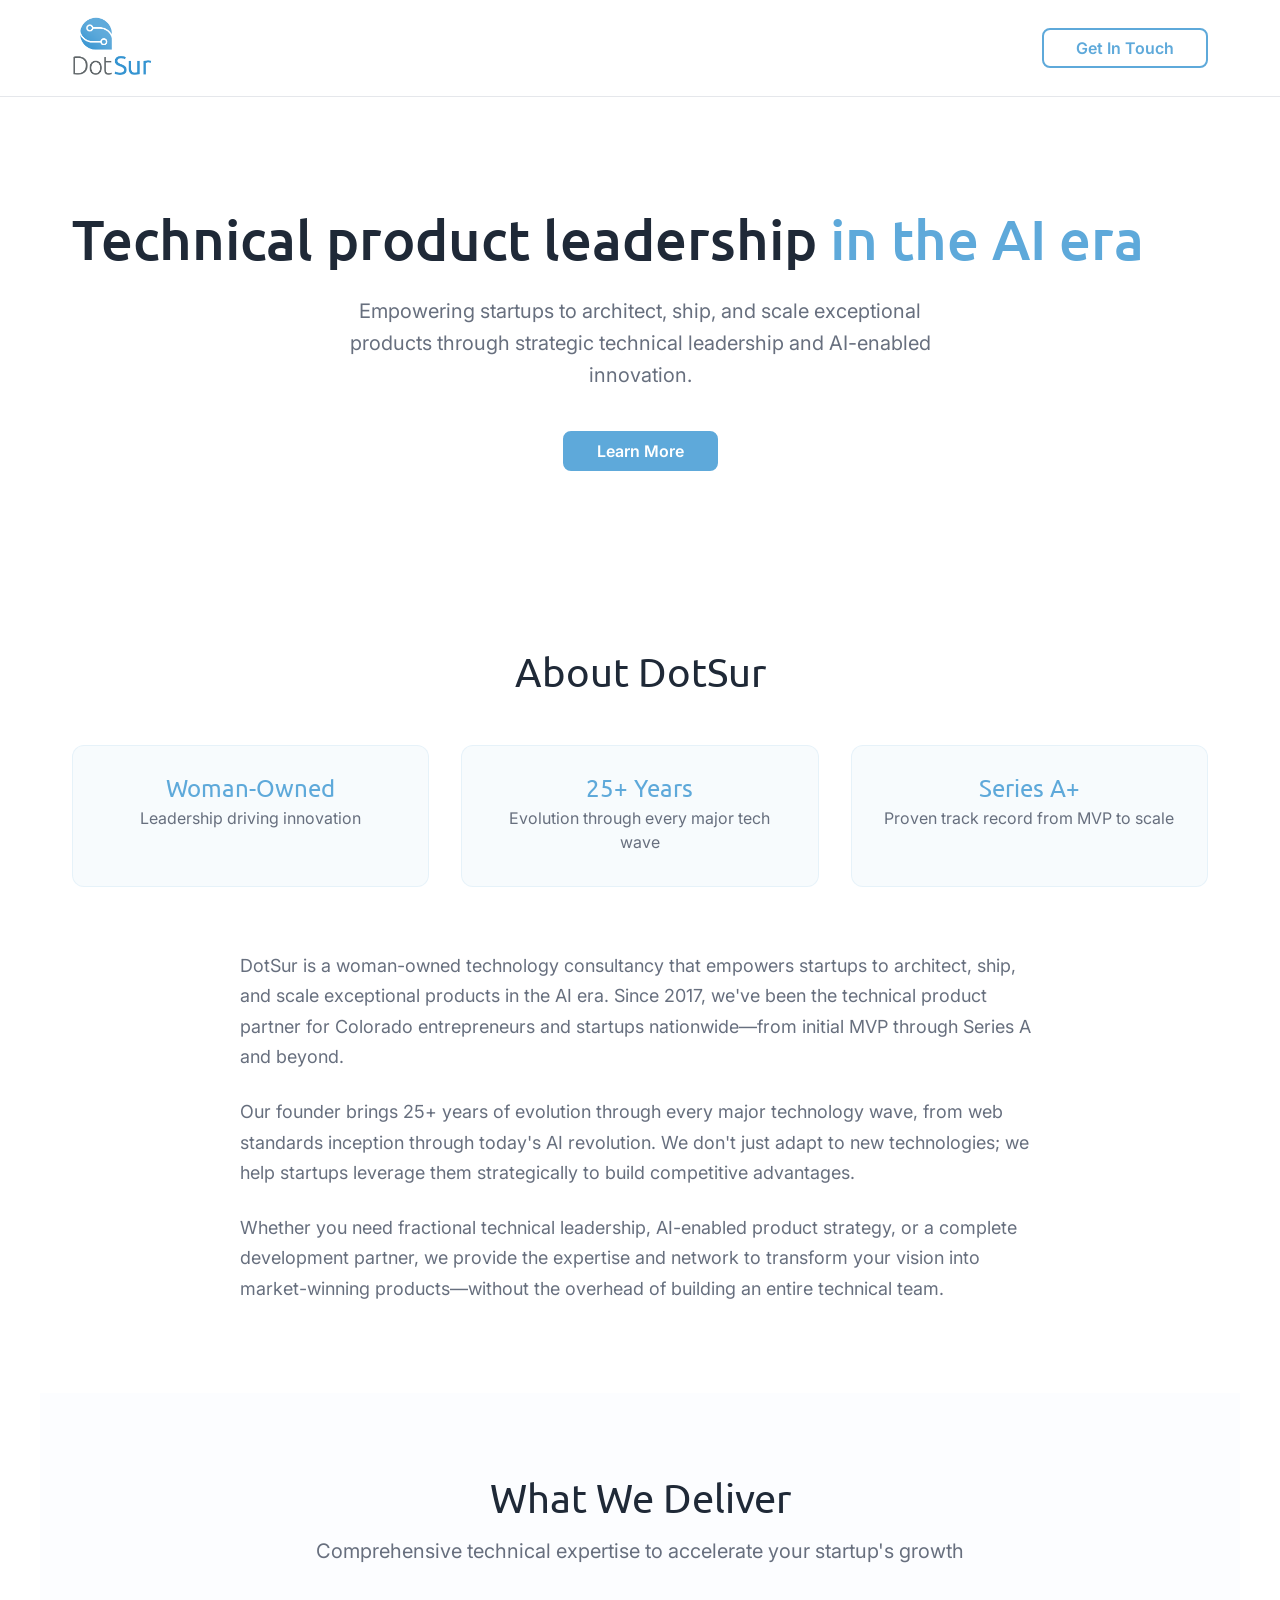
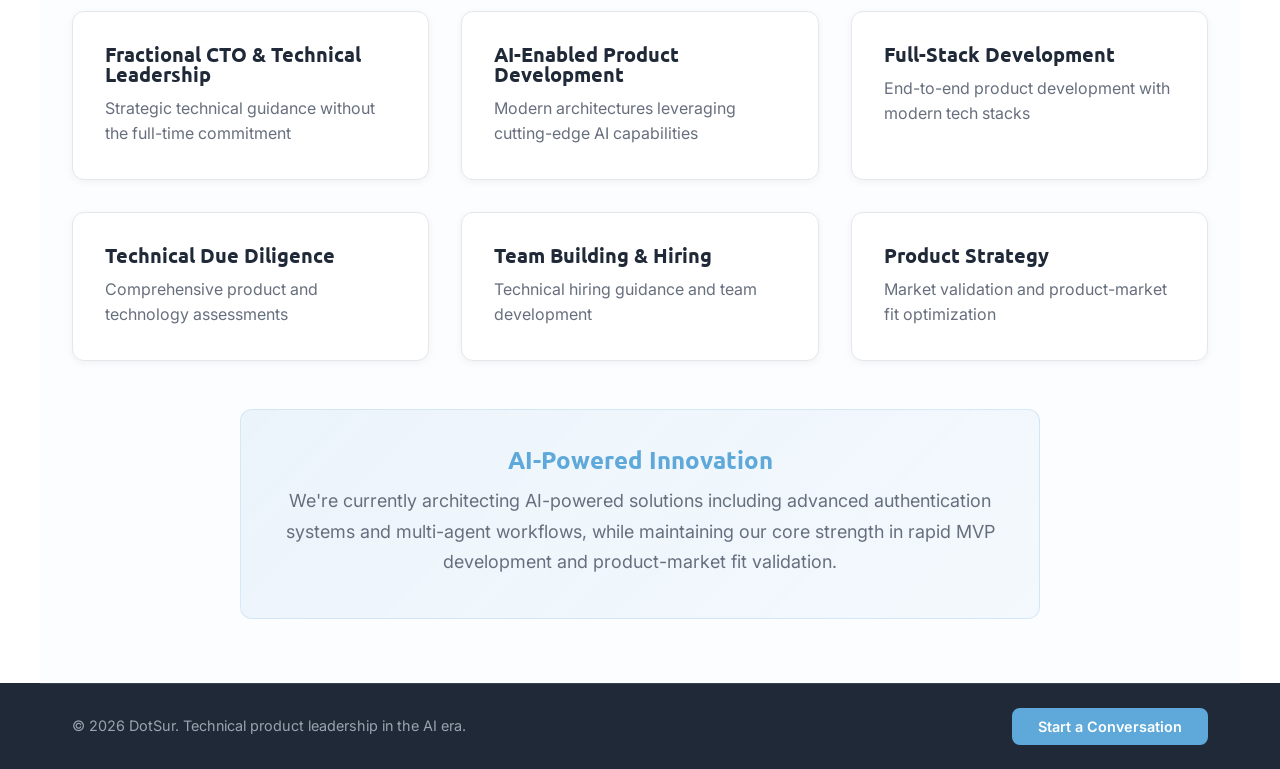
<file: index.html>
<!DOCTYPE html>
<html lang="en">
<head>
    <meta charset="UTF-8">
    <meta name="viewport" content="width=device-width, initial-scale=1.0">
    <title>DotSur - Technical Product Leadership in the AI Era</title>
    <link rel="stylesheet" href="dotsur.css">
    <link rel="icon" href="favicon.ico">
</head>
<body>
    <header>
        <nav>
            <div class="logo">
                <img src="dotsur-logo.png" alt="DotSur">
            </div>
            <!-- <ul>
                <li><a href="#about">About</a></li>
                <li><a href="#services">Services</a></li>
                <li><a href="#team">Team</a></li>
                <li><a href="#contact">Contact</a></li>
            </ul> -->
            <div class="cta">
                <button class="btn secondary" onclick="openContactForm()">Get In Touch</button>
            </div>
        </nav>
    </header>

    <main>
        <section class="hero">
            <h1>
                Technical product leadership
                <span class="highlight">in the AI era</span>
            </h1>
            <p>Empowering startups to architect, ship, and scale exceptional products through strategic technical leadership and AI-enabled innovation.</p>
            <div class="cta-buttons">
                <a href="#about" class="btn primary">Learn More</a>
                <!-- <button class="btn secondary" onclick="openContactForm()">Get In Touch</button> -->
            </div>
        </section>

        <section id="about" class="about">
            <h2>About DotSur</h2>
            
            <div class="highlights">
                <div class="highlight-item">
                    <h3>Woman-Owned</h3>
                    <p>Leadership driving innovation</p>
                </div>
                <div class="highlight-item">
                    <h3>25+ Years</h3>
                    <p>Evolution through every major tech wave</p>
                </div>
                <div class="highlight-item">
                    <h3>Series A+</h3>
                    <p>Proven track record from MVP to scale</p>
                </div>
            </div>

            <div class="about-content">
                <p>DotSur is a woman-owned technology consultancy that empowers startups to architect, ship, and scale exceptional products in the AI era. Since 2017, we've been the technical product partner for Colorado entrepreneurs and startups nationwide—from initial MVP through Series A and beyond.</p>
                
                <p>Our founder brings 25+ years of evolution through every major technology wave, from web standards inception through today's AI revolution. We don't just adapt to new technologies; we help startups leverage them strategically to build competitive advantages.</p>
                
                <p>Whether you need fractional technical leadership, AI-enabled product strategy, or a complete development partner, we provide the expertise and network to transform your vision into market-winning products—without the overhead of building an entire technical team.</p>
            </div>
        </section>

        <section id="services" class="services">
            <h2>What We Deliver</h2>
            <p class="services-subtitle">Comprehensive technical expertise to accelerate your startup's growth</p>
            
            <div class="services-grid">
                <article class="service">
                    <h3>Fractional CTO & Technical Leadership</h3>
                    <p>Strategic technical guidance without the full-time commitment</p>
                </article>
                
                <article class="service">
                    <h3>AI-Enabled Product Development</h3>
                    <p>Modern architectures leveraging cutting-edge AI capabilities</p>
                </article>
                
                <article class="service">
                    <h3>Full-Stack Development</h3>
                    <p>End-to-end product development with modern tech stacks</p>
                </article>
                
                <article class="service">
                    <h3>Technical Due Diligence</h3>
                    <p>Comprehensive product and technology assessments</p>
                </article>
                
                <article class="service">
                    <h3>Team Building & Hiring</h3>
                    <p>Technical hiring guidance and team development</p>
                </article>
                
                <article class="service">
                    <h3>Product Strategy</h3>
                    <p>Market validation and product-market fit optimization</p>
                </article>
            </div>

            <div class="current-focus">
                <h3>AI-Powered Innovation</h3>
                <p>We're currently architecting AI-powered solutions including advanced authentication systems and multi-agent workflows, while maintaining our core strength in rapid MVP development and product-market fit validation.</p>
            </div>
        </section>
    </main>

    <footer>
        
        
        <div class="footer-bottom">
            <p>&copy; 2026 DotSur. Technical product leadership in the AI era.</p>
            <!-- <a href="#contact" class="btn">Start a Conversation</a> -->
            <button class="btn primary" onclick="openContactForm()">Start a Conversation</button>
        </div>
    </footer>
     <!-- Contact Form Overlay -->
     <div id="contactOverlay" class="overlay" onclick="closeContactForm(event)">
        <div class="form-container" onclick="event.stopPropagation()">
            <h2>Contact Us</h2>
            
            <div id="successMessage" class="success-message">
                Thank you! Your message has been sent successfully.
            </div>
            
            <div id="errorMessage" class="error-message">
                Something went wrong. Please try again.
            </div>
            
            <form id="contactForm">
                <div class="form-group">
                    <label for="email">Email Address</label>
                    <input type="email" id="email" name="email" required>
                </div>
                
                <div class="form-group">
                    <label for="message">Message</label>
                    <textarea id="message" name="message" required placeholder="Tell us about your project or question..."></textarea>
                </div>
                
                <div class="form-actions">
                    <button type="button" class="btn btn-secondary" onclick="closeContactForm()">Cancel</button>
                    <button type="submit" class="btn btn-primary">Send Message</button>
                </div>
            </form>
        </div>
    </div>
    <script>
        function openContactForm() {
            document.getElementById('contactOverlay').classList.add('active');
            document.body.style.overflow = 'hidden';
        }

        function closeContactForm(event) {
            if (event && event.target !== event.currentTarget) return;
            
            document.getElementById('contactOverlay').classList.remove('active');
            document.body.style.overflow = 'auto';
            
            // Reset form
            document.getElementById('contactForm').reset();
            document.getElementById('successMessage').style.display = 'none';
            document.getElementById('errorMessage').style.display = 'none';
        }

        // Handle form submission
        document.getElementById('contactForm').addEventListener('submit', async function(e) {
            e.preventDefault();
            
            const form = e.target;
            const submitBtn = form.querySelector('button[type="submit"]');
            const originalText = submitBtn.textContent;
            
            // Show loading state
            submitBtn.textContent = 'Sending...';
            form.classList.add('loading');
            
            // Hide any previous messages
            document.getElementById('successMessage').style.display = 'none';
            document.getElementById('errorMessage').style.display = 'none';
            
            try {
                const formData = new FormData(form);

                const response = await fetch('https://formspree.io/f/xreapabn', {
                    method: 'POST',
                    headers: { 'Accept': 'application/json' },
                    body: formData
                });

                const result = await response.json();

                if (response.ok) {
                    document.getElementById('successMessage').style.display = 'block';
                    form.reset();

                    // Close form after 2 seconds
                    setTimeout(() => {
                        closeContactForm();
                    }, 2000);
                } else {
                    throw new Error((result.errors || []).map(e => e.message).join(', ') || 'Unknown error');
                }
                
            } catch (error) {
                console.error('Error:', error);
                document.getElementById('errorMessage').style.display = 'block';
                document.getElementById('errorMessage').textContent = 'Failed to send message. Please try again.';
            } finally {
                // Reset loading state
                submitBtn.textContent = originalText;
                form.classList.remove('loading');
            }
        });

        // Close on Escape key
        document.addEventListener('keydown', function(e) {
            if (e.key === 'Escape') {
                closeContactForm();
            }
        });
    </script>
</body>
</html>
</file>
<file: dotsur.css>
/* ==========================
    FONT IMPORTS
   ========================== */

/* Google Fonts - Ubuntu and Inter */
@import url('https://fonts.googleapis.com/css2?family=Inter:ital,opsz,wght@0,14..32,100..900;1,14..32,100..900&family=Ubuntu:ital,wght@0,300;0,400;0,500;0,700;1,300;1,400;1,500;1,700&display=swap');

/* CSS Variables */
:root {
    --color-text: #676f7e;
    --color-background: #ffffffff;
    --color-accent: #5EA9DA;
    --font-heading: 'Ubuntu', system-ui, sans-serif;
    --font-body: 'Inter', system-ui, sans-serif;
  }
  
  h1, h2, h3, h4, h5, h6 {
    font-family: var(--font-heading);
  }
  
  body, p, li, button {
    font-family: var(--font-body);
  }

/* Reset and base styles */
* {
    margin: 0;
    padding: 0;
    box-sizing: border-box;
}

body {
    line-height: 1.25rem;
    color: var(--color-text);
    background-color: var(--color-background);
    font-size: 18px;
    font-weight: 400;
    min-height: 100vh;
    display: flex;
    flex-direction: column;
}

p, li {
    font-size: 1rem;
    line-height: 1.5rem;
    margin-bottom: 1rem;
}

a:link,
a:visited {
    color: #333;
    border-bottom: 2px solid #d3d3d3;
}

a:hover {
    color: #333;
    border-bottom: 2px solid #666666;
}

/* List styling */
ul,
ol {
    line-height: 1.5rem;
    padding-left: 25px;
    list-style-position: outside;
    margin-bottom: 1.7rem;
}

ul li,
ol li {
    margin-bottom: -0.2rem;
    padding-left: 5px;
}

/* Heading styles */
h1,
h2 {
    font-family: var(--font-heading);
    line-height: 1.25;
    font-size: 2rem;
    font-weight: 400;
    margin: 1rem 0;
    text-align: left;
}

h2 {
    font-size: 1.4rem;
}

h2 a {
    border-bottom: none;
    color: inherit;
    transition: color 0.8s ease;
}

h2 a:hover {
    color: #b0b0b0;
    text-decoration: none;
}

img,
a img {
    border: 0;
    border-bottom: none;
    padding: 0;
}

/* ==========================
    LAYOUT STRUCTURE
   ========================== */

/* Header and Navigation */
header {
    background: white;
    border-bottom: 1px solid #e5e7eb;
    position: sticky;
    top: 0;
    z-index: 100;
}

nav {
    max-width: 1200px;
    margin: 0 auto;
    padding: 1rem 2rem;
    display: flex;
    justify-content: space-between;
    align-items: center;
}

.logo img {
    height: 60px;
    width: auto;
}

nav ul, nav.cta {
    display: flex;
    list-style: none;
    gap: 2rem;
    margin: 0;
    padding: 0;
}

nav ul li {
    margin: 0;
    padding: 0;
}

nav a {
    color: var(--color-text);
    text-decoration: none;
    font-weight: 500;
    border-bottom: none;
    transition: color 0.3s ease;
}

nav a:hover {
    color: var(--color-accent);
    border-bottom: none;
}

/* Main Content Container */
main {
    flex: 1;
    background-size: cover;
}

/* Section Base Styles */
section {
    padding: 4rem 2rem;
    max-width: 1200px;
    margin: 0 auto;
}

/* ==========================
    HERO SECTION
   ========================== */

.hero {
    text-align: center;
    padding: 6rem 2rem;
    /* background: linear-gradient(135deg, rgba(94, 169, 218, 0.05) 0%, rgba(94, 169, 218, 0.1) 100%); */
}

.hero h1 {
    font-size: 3.5rem;
    font-weight: 500;
    line-height: 1.1;
    margin-bottom: 1.5rem;
    color: #1f2937;
}

.hero h1 .highlight {
    color: var(--color-accent);
}

.hero p {
    font-size: 1.25rem;
    line-height: 1.6;
    margin-bottom: 2.5rem;
    max-width: 600px;
    margin-left: auto;
    margin-right: auto;
    color: var(--color-text);
}

.cta-buttons {
    display: flex;
    gap: 1rem;
    justify-content: center;
    flex-wrap: wrap;
}

/* ==========================
    BUTTONS
   ========================== */

.btn {
    display: inline-block;
    padding: 0.5rem 2rem;
    border-radius: 8px;
    font-weight: 600;
    text-decoration: none;
    transition: all 0.3s ease;
    border: 2px solid transparent;
    cursor: pointer;
    font-size: 1rem;
}

.btn.primary {
    background-color: var(--color-accent);
    color: white;
    border-color: var(--color-accent);
}

.btn.primary:hover {
    background-color: #4a90c2;
    border-color: #4a90c2;
    transform: translateY(-2px);
    box-shadow: 0 4px 12px rgba(94, 169, 218, 0.3);
}

.btn.secondary {
    background-color: transparent;
    color: var(--color-accent);
    border-color: var(--color-accent);
}

.btn.secondary:hover {
    background-color: var(--color-accent);
    color: white;
    transform: translateY(-2px);
    box-shadow: 0 4px 12px rgba(94, 169, 218, 0.3);
}

/* ==========================
    ABOUT SECTION
   ========================== */

.about {
    background: white;
}

.about h2 {
    text-align: center;
    margin-bottom: 3rem;
    color: #1f2937;
    font-size: 2.5rem;
}

.highlights {
    display: grid;
    grid-template-columns: repeat(auto-fit, minmax(250px, 1fr));
    gap: 2rem;
    margin-bottom: 4rem;
}

.highlight-item {
    text-align: center;
    padding: 2rem;
    border-radius: 12px;
    background: rgba(94, 169, 218, 0.05);
    border: 1px solid rgba(94, 169, 218, 0.1);
}

.highlight-item h3 {
    font-size: 1.5rem;
    font-weight: 400;
    color: var(--color-accent);
    margin-bottom: 0.5rem;
}

.highlight-item p {
    color: var(--color-text);
    margin-bottom: 0;
}

.about-content {
    max-width: 800px;
    margin: 0 auto;
}

.about-content p {
    font-size: 1.125rem;
    line-height: 1.7;
    margin-bottom: 1.5rem;
}

/* ==========================
    SERVICES SECTION
   ========================== */

.services {
    background: rgba(94, 169, 218, 0.02);
}

.services h2 {
    text-align: center;
    margin-bottom: 1rem;
    color: #1f2937;
    font-size: 2.5rem;
}

.services-subtitle {
    text-align: center;
    font-size: 1.25rem;
    color: var(--color-text);
    margin-bottom: 3rem;
}

.services-grid {
    display: grid;
    grid-template-columns: repeat(auto-fit, minmax(350px, 1fr));
    gap: 2rem;
    margin-bottom: 3rem;
}

.service {
    background: white;
    padding: 2rem;
    border-radius: 12px;
    box-shadow: 0 2px 8px rgba(0, 0, 0, 0.05);
    border: 1px solid #e5e7eb;
    transition: transform 0.3s ease, box-shadow 0.3s ease;
}

.service:hover {
    transform: translateY(-4px);
    box-shadow: 0 8px 25px rgba(0, 0, 0, 0.1);
}

.service h3 {
    font-size: 1.25rem;
    font-weight: 600;
    color: #1f2937;
    margin-bottom: 0.75rem;
}

.service p {
    color: var(--color-text);
    margin-bottom: 0;
    line-height: 1.6;
}

.current-focus {
    background: linear-gradient(135deg, rgba(94, 169, 218, 0.1) 0%, rgba(94, 169, 218, 0.05) 100%);
    padding: 2.5rem;
    border-radius: 12px;
    border: 1px solid rgba(94, 169, 218, 0.2);
    max-width: 800px;
    margin: 0 auto;
}

.current-focus h3 {
    font-size: 1.5rem;
    color: var(--color-accent);
    margin-bottom: 1rem;
    text-align: center;
}

.current-focus p {
    font-size: 1.125rem;
    line-height: 1.7;
    margin-bottom: 0;
    text-align: center;
}

/* ==========================
    FOOTER
   ========================== */

footer {
    background: #1f2937;
    color: #d1d5db;
    margin-top: auto;
}

.footer-content {
    display: grid;
    grid-template-columns: repeat(auto-fit, minmax(250px, 1fr));
    gap: 2rem;
    max-width: 1200px;
    margin: 0 auto;
    padding: 3rem 2rem;
}

.footer-section h3 {
    color: white;
    font-size: 1.25rem;
    margin-bottom: 1rem;
}

.footer-section h4 {
    color: var(--color-accent);
    font-size: 1rem;
    margin-bottom: 0.25rem;
}

.footer-section p {
    color: #9ca3af;
    margin-bottom: 0.5rem;
    font-size: 0.9rem;
}

.footer-section ul {
    list-style: none;
    padding: 0;
    margin: 0;
}

.footer-section li {
    margin-bottom: 0.75rem;
}

.footer-section a {
    color: #d1d5db;
    text-decoration: none;
    border-bottom: none;
    transition: color 0.3s ease;
}

.footer-section a:hover {
    color: var(--color-accent);
    border-bottom: none;
}

.footer-section small {
    display: block;
    color: #6b7280;
    font-size: 0.8rem;
    margin-top: 0.25rem;
}

.team-member {
    margin-bottom: 1.5rem;
}

.tagline {
    font-style: italic;
    color: var(--color-accent);
    margin-top: 1rem;
}

.footer-bottom {
    border-top: 1px solid #374151;
    padding: 1.5rem 2rem;
    max-width: 1200px;
    margin: 0 auto;
    display: flex;
    justify-content: space-between;
    align-items: center;
    flex-wrap: wrap;
    gap: 1rem;
}

.footer-bottom p {
    color: #9ca3af;
    margin: 0;
    font-size: 0.9rem;
}

.footer-bottom .btn {
    background-color: var(--color-accent);
    color: white;
    padding: 0.5rem 1.5rem;
    font-size: 0.9rem;
}
/* Overlay Styles */
.overlay {
    display: none;
    position: fixed;
    top: 0;
    left: 0;
    width: 100%;
    height: 100%;
    background: rgba(0, 0, 0, 0.7);
    z-index: 1000;
    backdrop-filter: blur(5px);
}

.overlay.active {
    display: flex;
    align-items: center;
    justify-content: center;
}

.overlay .form-container {
    background: white;
    color: #333;
    padding: 2rem;
    border-radius: 15px;
    width: 90%;
    max-width: 500px;
    box-shadow: 0 20px 60px rgba(0, 0, 0, 0.3);
    transform: scale(0.8);
    opacity: 0;
    transition: all 0.3s ease;
}

.overlay.active .form-container {
    transform: scale(1);
    opacity: 1;
}

.overlay .form-container h2 {
    margin-bottom: 1.5rem;
    text-align: center;
    color: #333;
}

.overlay .form-group {
    margin-bottom: 1rem;
}

.overlay .form-group label {
    display: block;
    margin-bottom: 0.5rem;
    font-weight: 500;
    color: #555;
}

.overlay .form-group input,
.overlay .form-group textarea {
    width: 100%;
    padding: 12px;
    border: 2px solid #e1e1e1;
    border-radius: 8px;
    font-size: 1rem;
    transition: border-color 0.3s ease;
}

.overlay .form-group input:focus,
.overlay .form-group textarea:focus {
    outline: none;
    border-color: #667eea;
}

.overlay .form-group textarea {
    resize: vertical;
    min-height: 100px;
}

.overlay .form-actions {
    display: flex;
    gap: 1rem;
    margin-top: 1.5rem;
}

.overlay .btn {
    flex: 1;
    padding: 12px;
    border: none;
    border-radius: 8px;
    font-size: 1rem;
    cursor: pointer;
    transition: all 0.3s ease;
}

.overlay .btn-primary {
    background: #667eea;
    color: white;
}

.overlay .btn-primary:hover {
    background: #5a6fd8;
}

.overlay .btn-secondary {
    background: #f1f1f1;
    color: #333;
}

.overlay .btn-secondary:hover {
    background: #e1e1e1;
}

.overlay .loading {
    opacity: 0.7;
    pointer-events: none;
}

.overlay .success-message {
    display: none;
    background: #d4edda;
    color: #155724;
    padding: 1rem;
    border-radius: 8px;
    margin-bottom: 1rem;
    text-align: center;
}

.overlay .error-message {
    display: none;
    background: #f8d7da;
    color: #721c24;
    padding: 1rem;
    border-radius: 8px;
    margin-bottom: 1rem;
    text-align: center;
}

/* ==========================
    RESPONSIVE DESIGN
   ========================== */

@media (max-width: 768px) {
    /* Navigation */
    nav {
        padding: 1rem;
        flex-direction: column;
        gap: 1rem;
    }
    
    nav ul {
        gap: 1rem;
    }
    .logo img {
        height: 50px;
    /* Hero */
    .hero {
        padding: 4rem 1rem;
    }
    
    .hero h1 {
        font-size: 2.5rem;
    }
    
    .hero p {
        font-size: 1.125rem;
    }
    
    .cta-buttons {
        flex-direction: column;
        align-items: center;
    }
    
    /* Sections */
    section {
        padding: 3rem 1rem;
    }
    
    /* Grids */
    .highlights {
        grid-template-columns: 1fr;
        gap: 1.5rem;
    }
    
    .services-grid {
        grid-template-columns: 1fr;
        gap: 1.5rem;
    }
    
    .footer-content {
        grid-template-columns: 1fr;
        padding: 2rem 1rem;
    }
    
    .footer-bottom {
        flex-direction: column;
        text-align: center;
        padding: 1.5rem 1rem;
    }
    .form-container {
        padding: 1.5rem;
        margin: 1rem;
    }
}

@media (max-width: 480px) {
    .hero h1 {
        font-size: 2rem;
    }
    
    .btn {
        width: 100%;
        text-align: center;
    }
    
    .services-grid {
        grid-template-columns: 1fr;
    }
    
    .service {
        padding: 1.5rem;
    }
}
</file>
